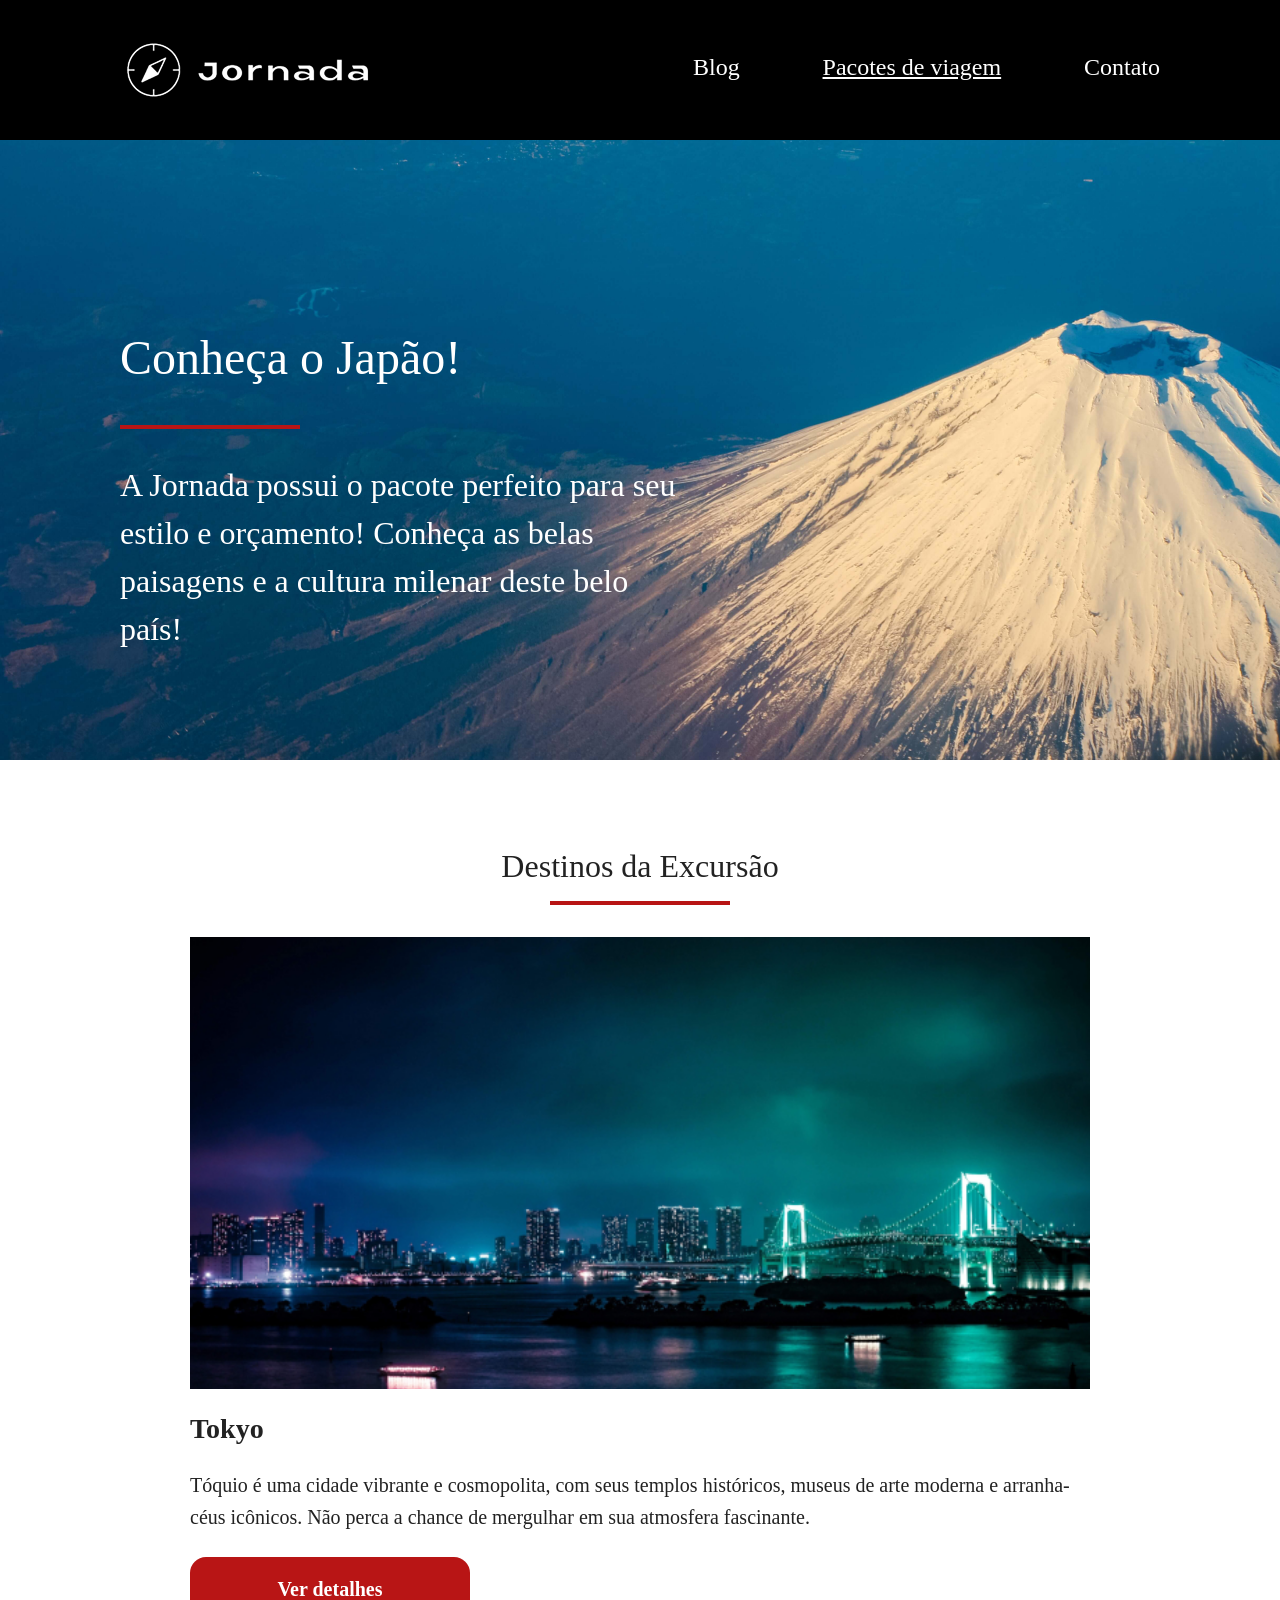
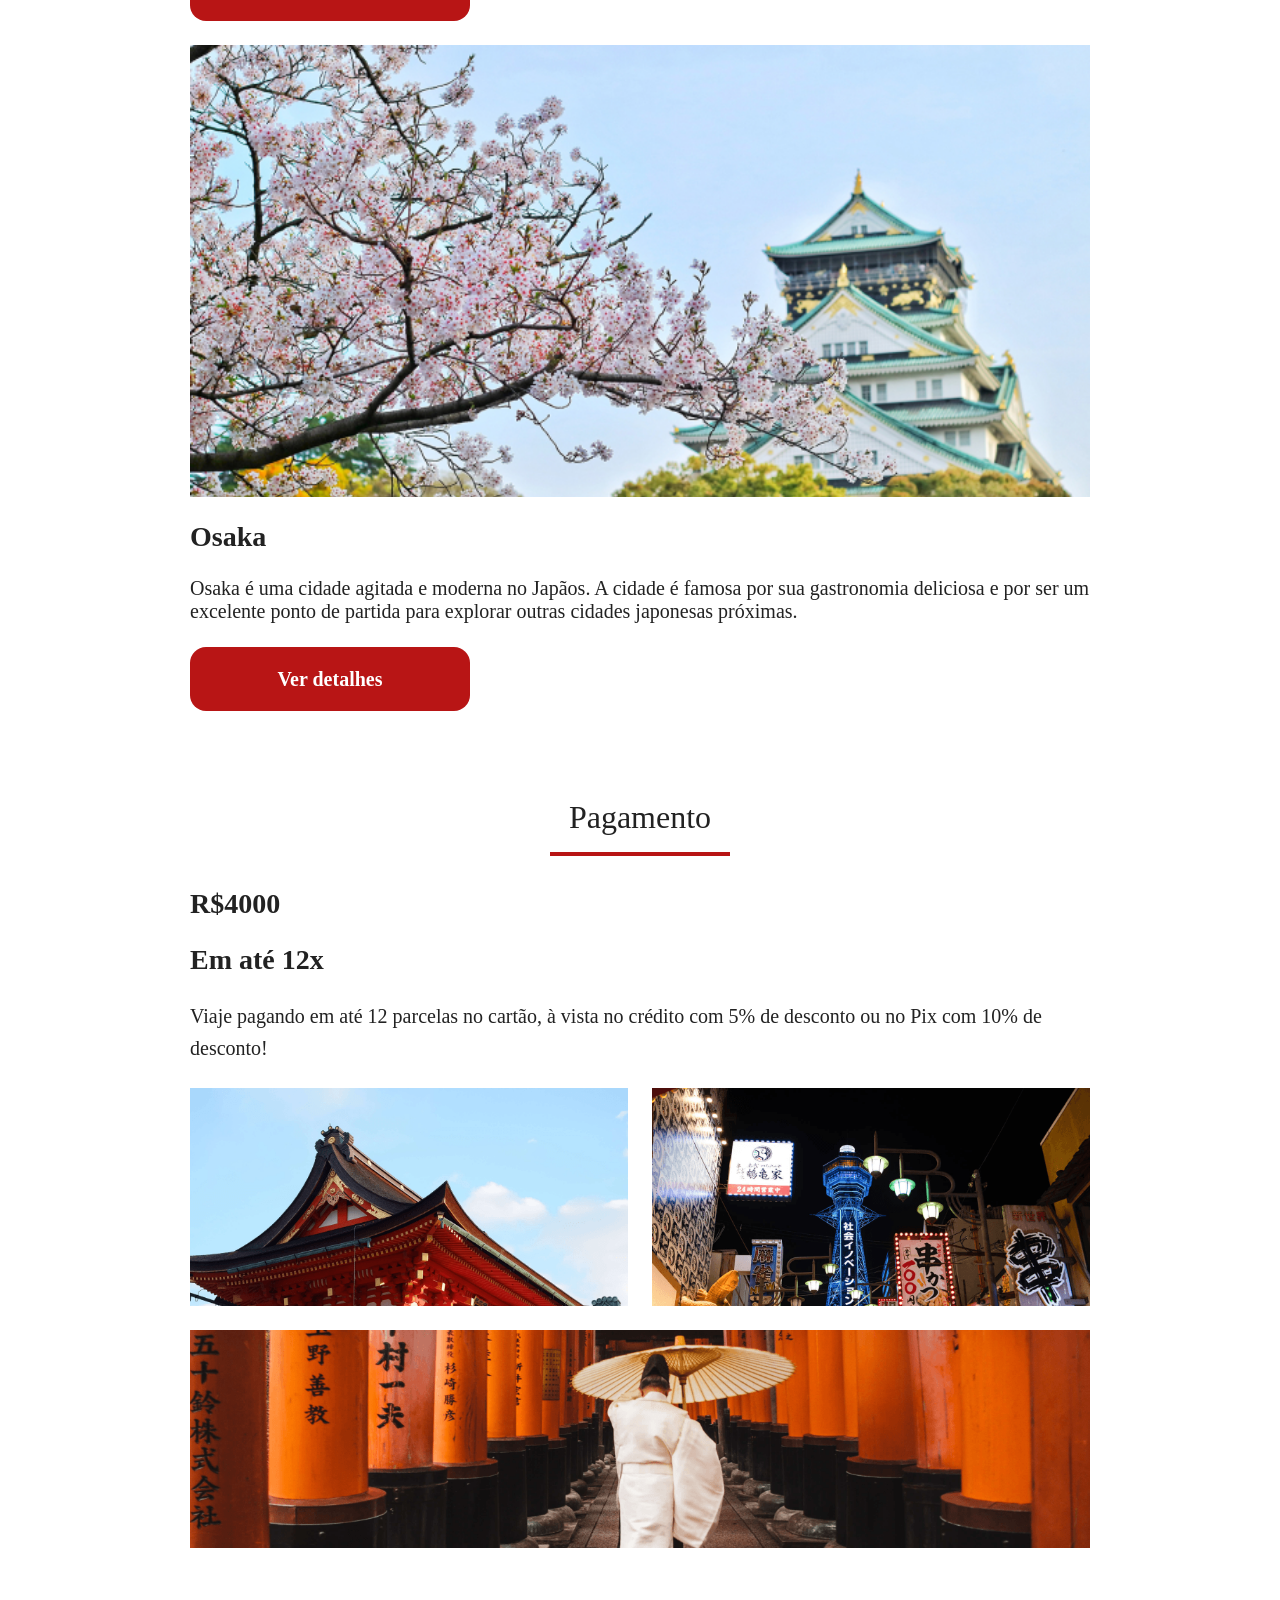
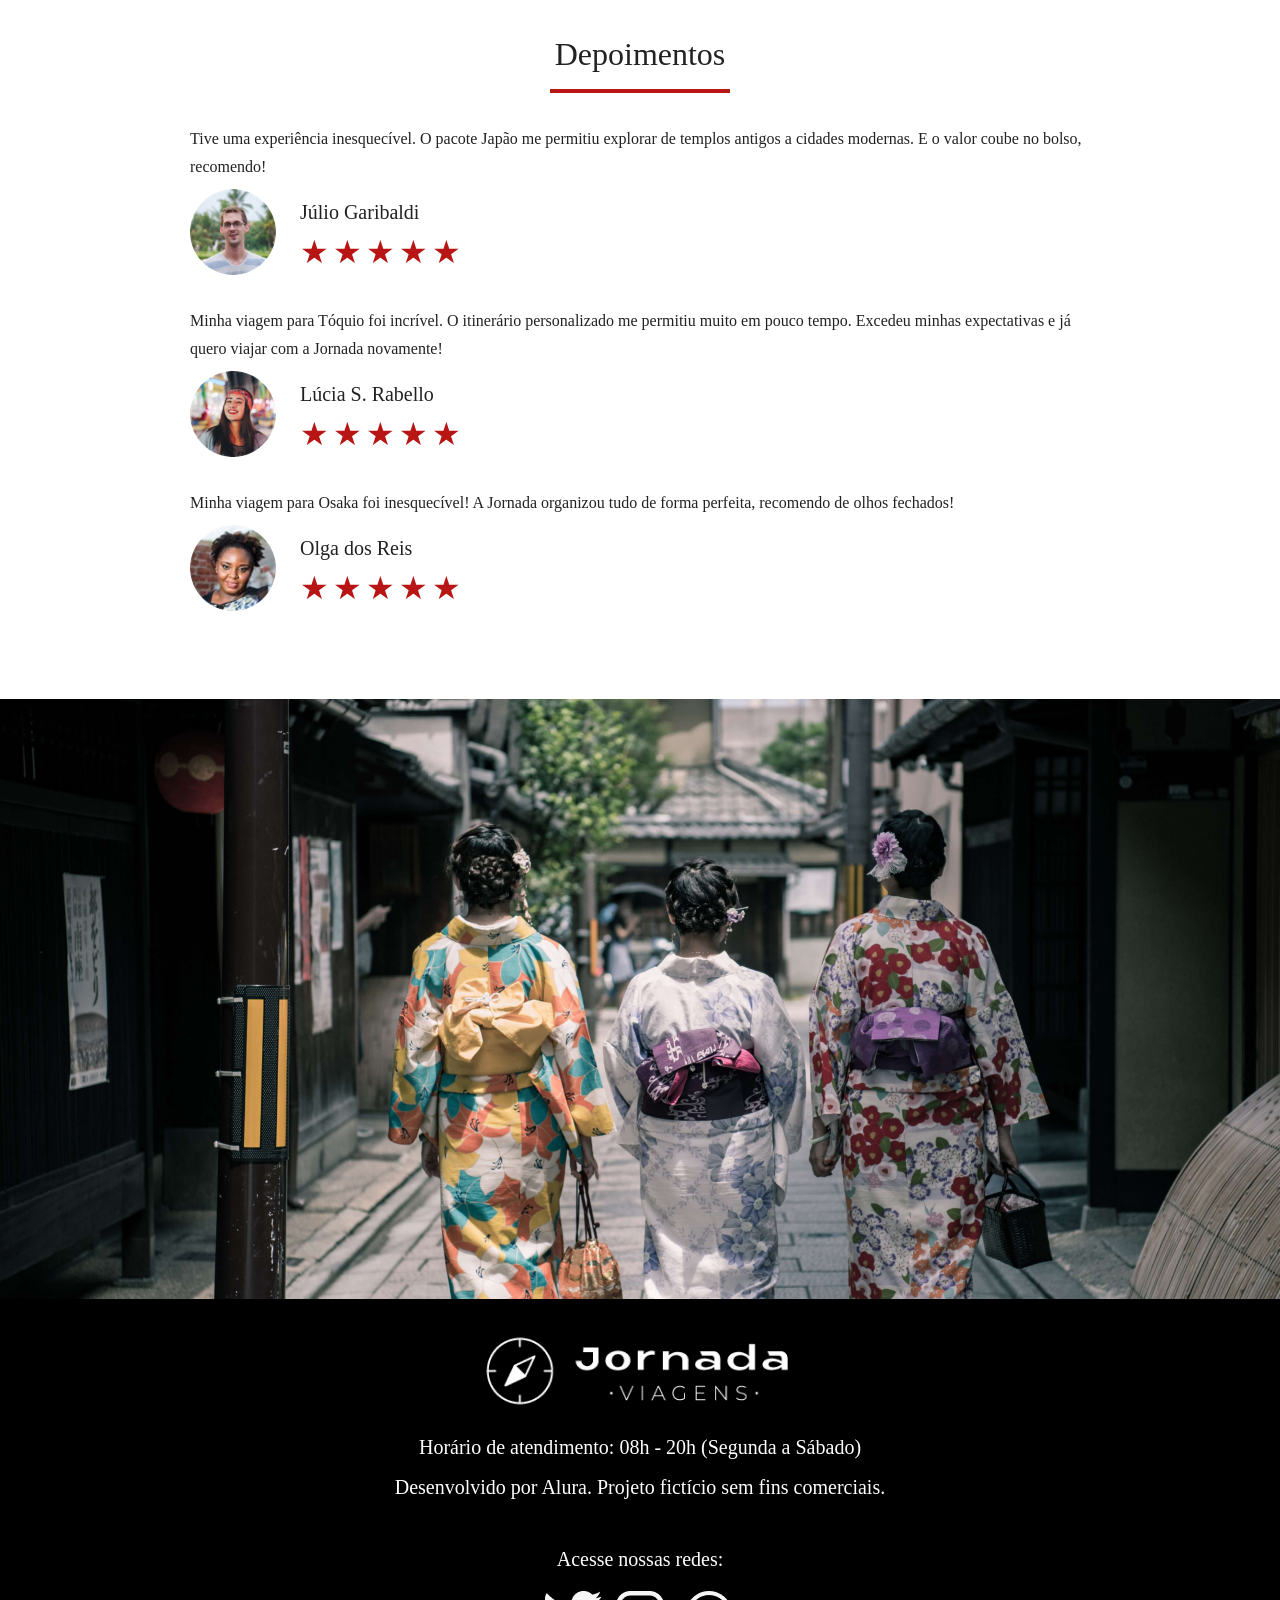
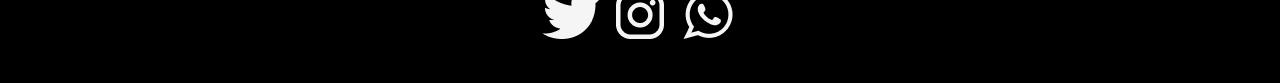
<file: pacotes-de-viagens.html>
<!doctype html>
<html lang="pt-BR">
  <head>
    <meta charset="UTF-8" />
    <meta name="viewport" content="width=device-width, initial-scale=1.0" />
    <meta
      name="description"
      content="Jornada Viagens, uma agência apaixonada por criar viagens inesquecíveis."
    />

    <meta name="og:title" content="Jornada Viagens" />
    <meta
      name="og:description"
      content="Jornada Viagens, uma agência apaixonada por criar viagens inesquecíveis."
    />
    <meta
      name="og:image"
      content="https://yummimonteiro96.github.io/jornada-viagens/img/Logo-footer.png"
    />
    <meta name="og:type" content="website" />
    <meta
      name="og:url"
      content="https://yummimonteiro96.github.io/jornada-viagens"
    />

    <link rel="icon" href="favico.svg" type="xml/svg" />
    <link rel="stylesheet" href="./css/style.css" />

    <title>Jornada Viagens</title>
    <head>
      <body>
        <header class="main-header">
      <a class="logo" href="index.html" title="Voltar para a página inicial">
        <img
          class="img-mobile"
          src="img/bussola-jornada-branca.png"
          alt="Bussola do logo Jornada Viagens na cor branca"
        />
        <img
          class="img-desktop"
          src="img/bussola-texto-jornada-branco.png"
          alt="Logo Jornada Viagens na cor branca"
        />
      </a>
      <div class="navigation-menu">
        <label for="menu">
          <img src="img/menu.png" alt="menu" />
        </label>
        <input type="checkbox" id="menu" hidden />
        <nav>
          <ul class="list-links">
            <li>
              <a href="blog.html" target="_blank" title="Acessar Blog">Blog</a>
            </li>
            <li>
              <a
              class="active"
                href="pacotes-de-viagens.html"
                target="_blank"
                title="Acessar Pacotes de viagem"
                >Pacotes de viagem</a
              >
            </li>
            <li>
              <a href="contato.html" target="_blank" title="Acessar Contato"
                >Contato</a
              >
            </li>
          </ul>
        </nav>
      </div>
    </header>
    <section class="travel-packages hero">
      <div class="hero-img">
      <div class="hero-content">
        <h1>Conheça o Japão!</h1>
        <hr />
        <p>A Jornada possui o pacote perfeito para seu estilo e orçamento! Conheça as belas paisagens e a  cultura milenar deste belo país!</p>
      </div>
      </div>
      </section>
      <section class="travel-packages destinations">
      <div class="section-title">
        <h2>Destinos da Excursão</h2>
        <hr />
      </div>
      <div class="destination-items">
        <article class="item tokyo">
          <header>
            <div class="img-item"></div>
            <h3 class="content-title">Tokyo</h3>
          </header>
          <p class="content-text">
            Tóquio é uma cidade vibrante e cosmopolita, com seus templos
            históricos, museus de arte moderna e arranha-céus icônicos. Não
            perca a chance de mergulhar em sua atmosfera fascinante.
          </p>
          <footer>
            <a
              href="#"
              class="botton"
              target="_blank"
              title="Veja mais detalhes do destino Tokyo"
              >Ver detalhes</a
            >
          </footer>
        </article>
        <article class="item osaka">
          <header>
            <div class="img-item"></div>
            <h3>Osaka</h3>
          </header>
          <p>
            Osaka é uma cidade agitada e moderna no Japãos. A cidade é famosa
            por sua gastronomia deliciosa e por ser um excelente ponto de
            partida para explorar outras cidades japonesas próximas.
          </p>
          <footer>
            <a
              href="#"
              class="botton"
              target="_blank"
              title="Veja mais detalhes do destino Osaka"
              >Ver detalhes</a
            >
          </footer>
        </article>
      </div>
    </section>
    <section class="travel-packages payments">
      <div class="section-title">
        <h2>Pagamento</h2>
        <hr />
      </div>
      <div class="content-container">
        <div class="text-content">
          <h3 class="content-title">R$4000</h3>
          <h3 class="content-title">Em até 12x</h3>

          <p class="content-text">
            Viaje pagando em até 12 parcelas no cartão, à vista no crédito com
            5% de desconto ou no Pix com 10% de desconto!
          </p>
        </div>
        <div class="image-gallery">
          <div class="image first"></div>
          <div class="image second"></div>
          <div class="image thirdy colspan-2"></div>
        </div>
      </div>
    </section>
    <section class="testimonials">
      <div class="section-title">
        <h2>Depoimentos</h2>
        <hr />
      </div>
      <div class="testimonials-container">
        <article>
          <header>
            <p>
              Tive uma experiência inesquecível. O pacote Japão me permitiu
              explorar de templos antigos a cidades modernas. E o valor coube no
              bolso, recomendo!
            </p>
          </header>
          <footer>
            <img
              src="img/travel-packages/avatar-julio.png"
              alt="imagem de perfil do cliente Júlio Garibaldi"
            />
            <div class="profile-content">
              <h3>Júlio Garibaldi</h3>
              <div class="rating">
                <span class="star">★</span>
                <span class="star">★</span>
                <span class="star">★</span>
                <span class="star">★</span>
                <span class="star">★</span>
              </div>
            </div>
          </footer>
        </article>
        <article>
          <header>
            <p>
              Minha viagem para Tóquio foi incrível. O itinerário personalizado
              me permitiu muito em pouco tempo. Excedeu minhas expectativas e já
              quero viajar com a Jornada novamente!
            </p>
          </header>
          <footer>
            <img
              src="img/travel-packages/avatar-lucia.png"
              alt="imagem de perfil da cliente Lúcia S. Rabello"
            />
            <div class="profile-content">
              <h3>Lúcia S. Rabello</h3>
              <div class="rating">
                <span class="star">★</span>
                <span class="star">★</span>
                <span class="star">★</span>
                <span class="star">★</span>
                <span class="star">★</span>
              </div>
            </div>
          </footer>
        </article>
        <article>
          <header>
            <p>
              Minha viagem para Osaka foi inesquecível! A Jornada organizou tudo
              de forma perfeita, recomendo de olhos fechados!
            </p>
          </header>
          <footer>
            <img
              src="img/travel-packages/avatar-olga.png"
              alt="imagem de perfil da cliente Olga dos Reis"
            />
            <div class="profile-content">
              <h3>Olga dos Reis</h3>
              <div class="rating">
                <span class="star">★</span>
                <span class="star">★</span>
                <span class="star">★</span>
                <span class="star">★</span>
                <span class="star">★</span>
              </div>
            </div>
          </footer>
        </article>
      </div>
    </section>
    <section class="travel-packages bottom-hero">
      <div class="hero-img"></div>
    </section>
    <footer class="main-footer">
      <div class="footer-content">
        <img src="img/Logo-footer.png" alt="logo completo Jornada Viagens" />
        <p>Horário de atendimento: 08h - 20h (Segunda a Sábado)</p>
        <p>Desenvolvido por Alura. Projeto fictício sem fins comerciais.</p>
      </div>
      <div class="footer-social">
        <p>Acesse nossas redes:</p>

        <a href="#" target="_blank" title="Acesse o Twitter do Jornada Viagens"
          ><img
            src="img/icon-Twiter.svg.png"
            alt="icone do Twitter na cor branca"
        /></a>

        <a
          href="#"
          target="_blank"
          title="Acesse o Instagram do Jornada Viagens"
          ><img
            src="img/icon-Instragam.svg.png"
            alt="icone do Instagram na cor branca"
        /></a>

        <a href="#" target="_blank" title="Entre em contato através do whatsapp"
          ><img
            src="img/icon-Whatsapp.svg.png"
            alt="icone do whatsapp na cor branca"
        /></a>
      </div>
    </footer>
      </body>
    </head>
  </head>
</html>
</file>
<file: css/style.css>
@import url(global.css);
@import url(header.css);
@import url(hero.css);
@import url(offers.css);
@import url(category.css);
@import url(destinations.css);
@import url(Payments.css);
@import url(testimonials.css);
@import url(footer.css);
</file>
